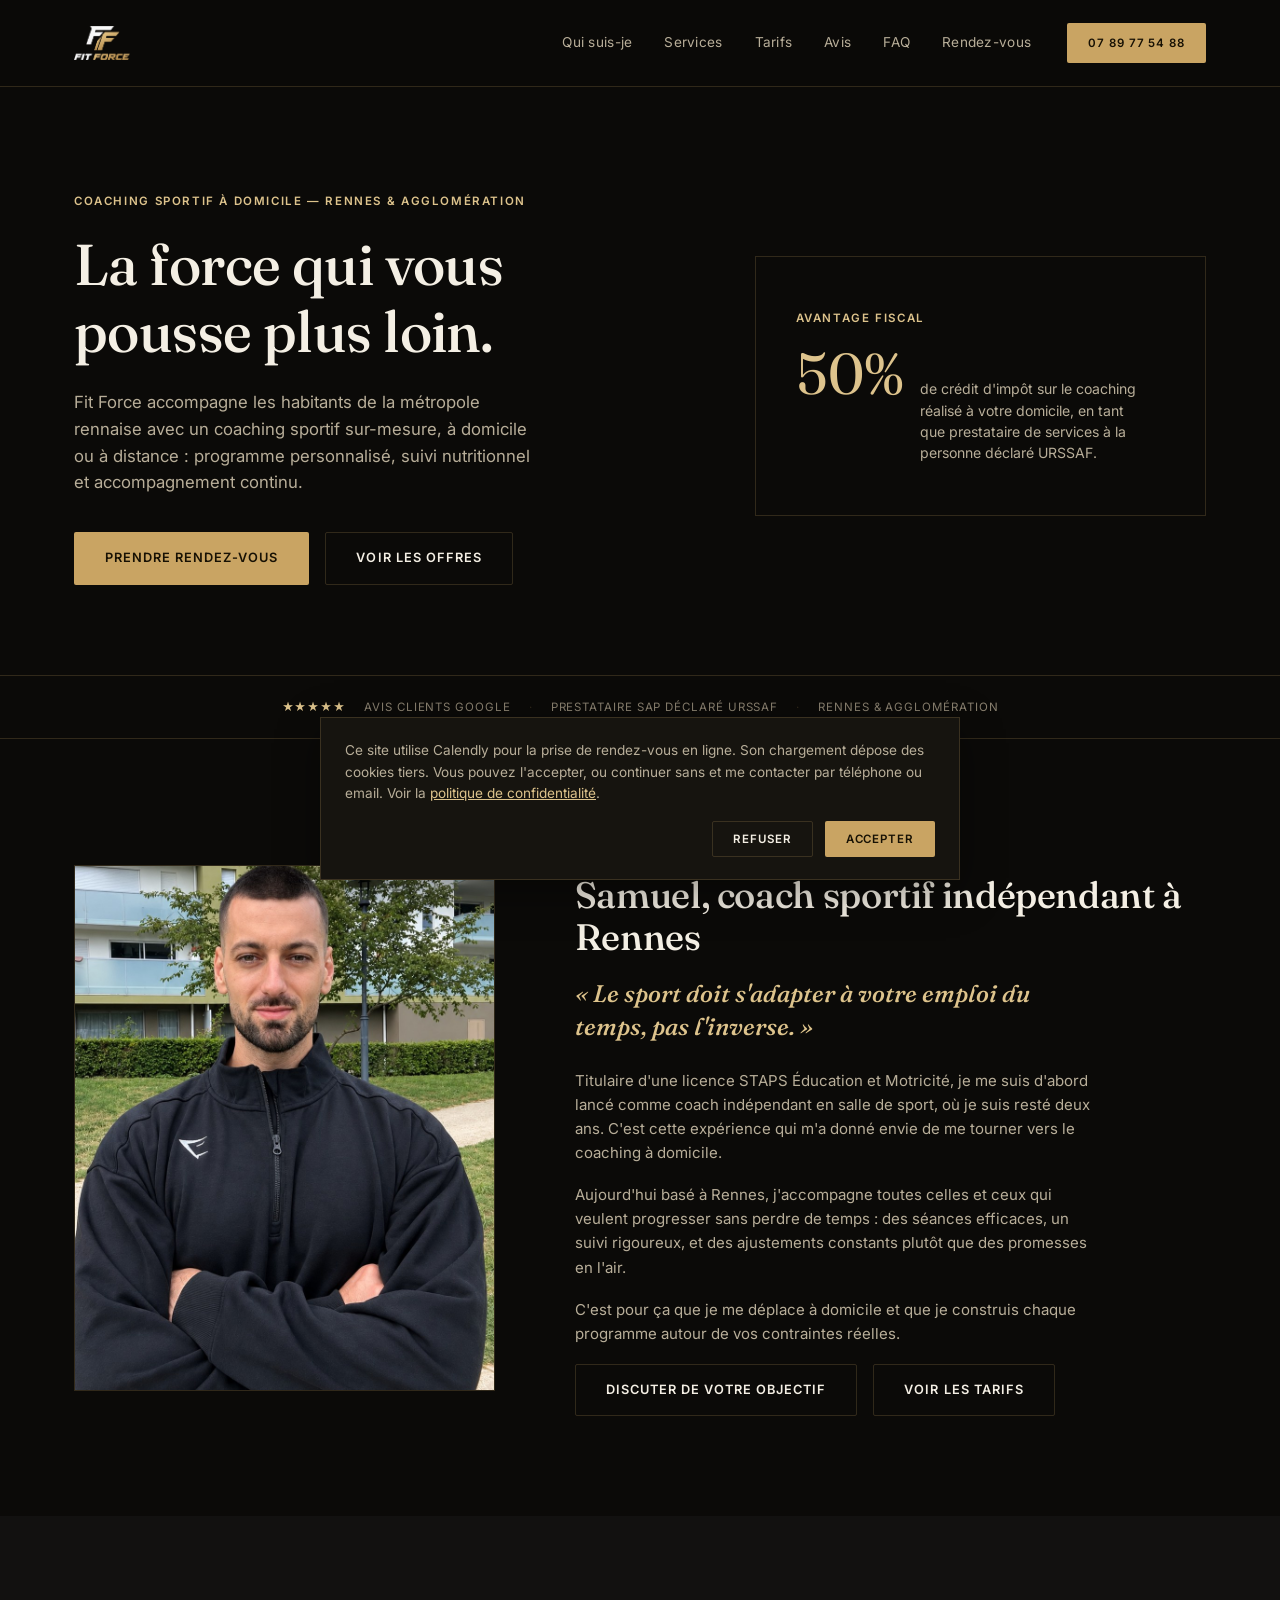
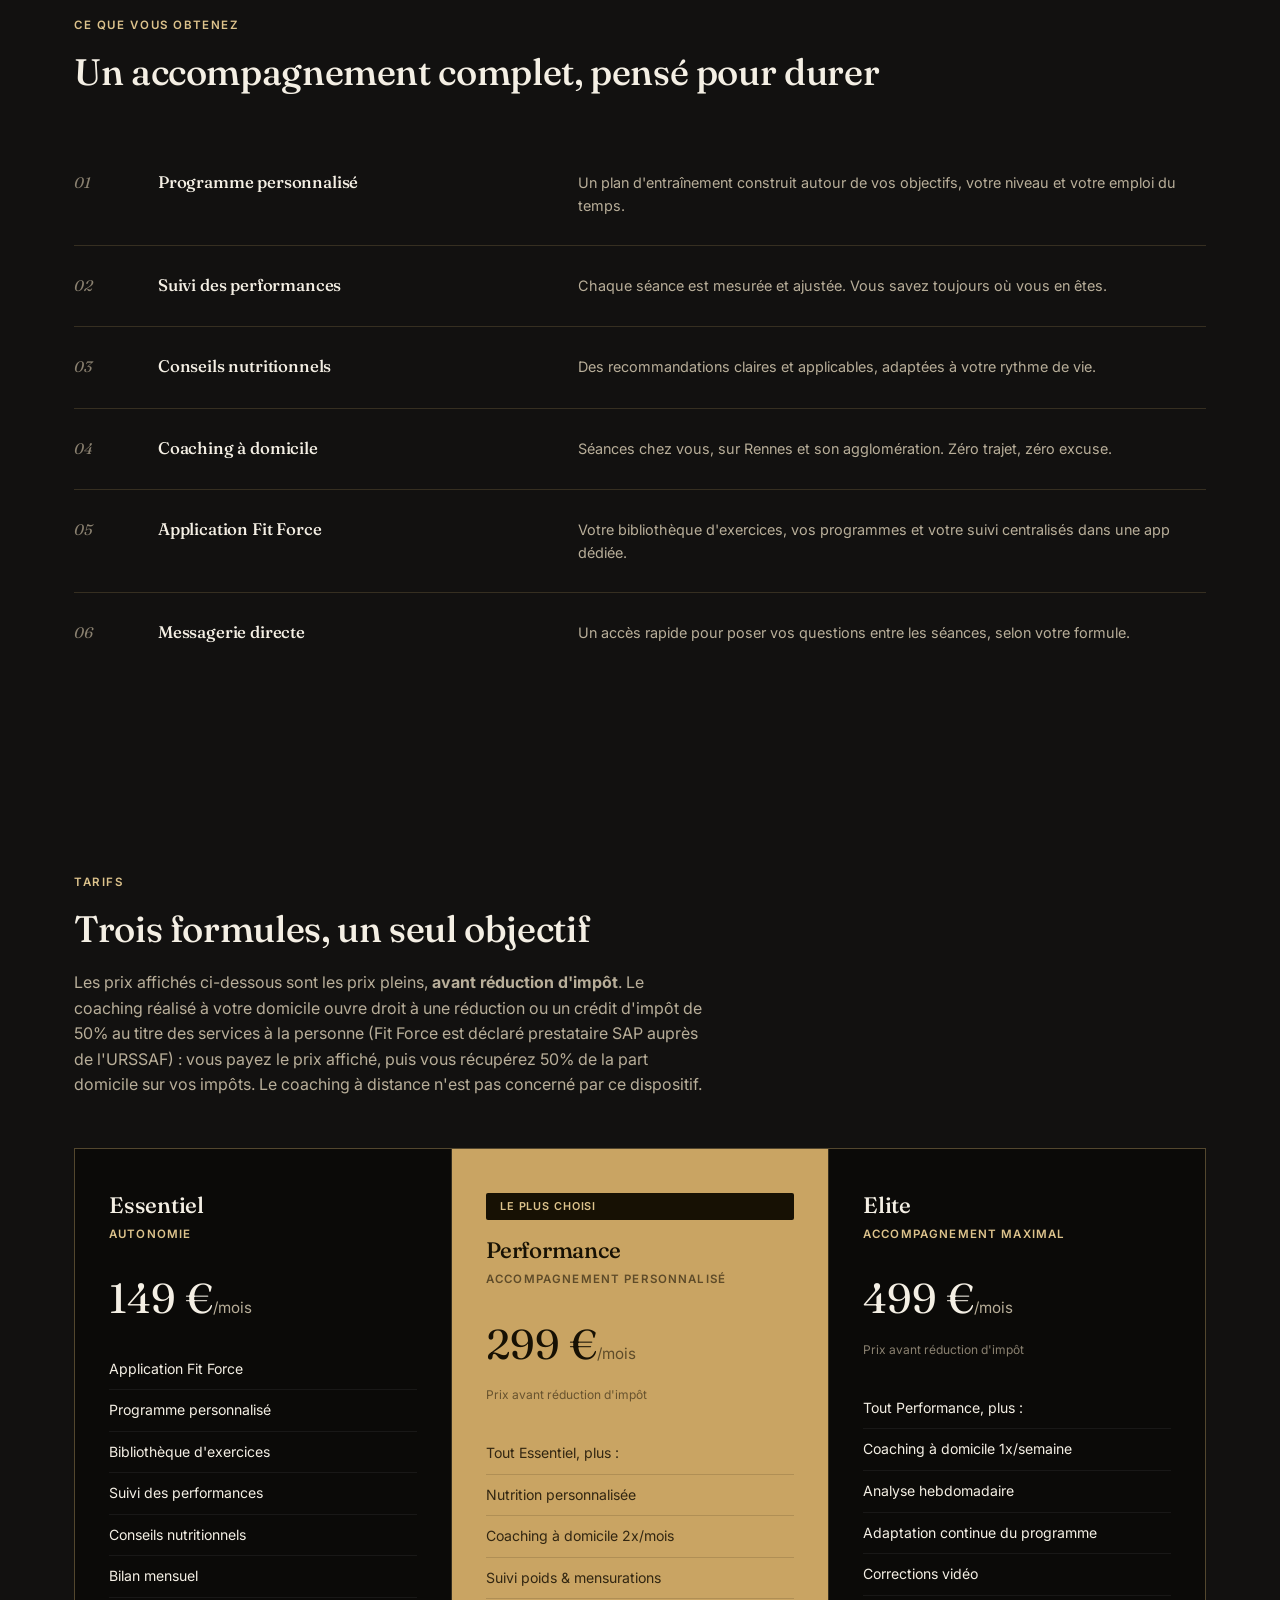
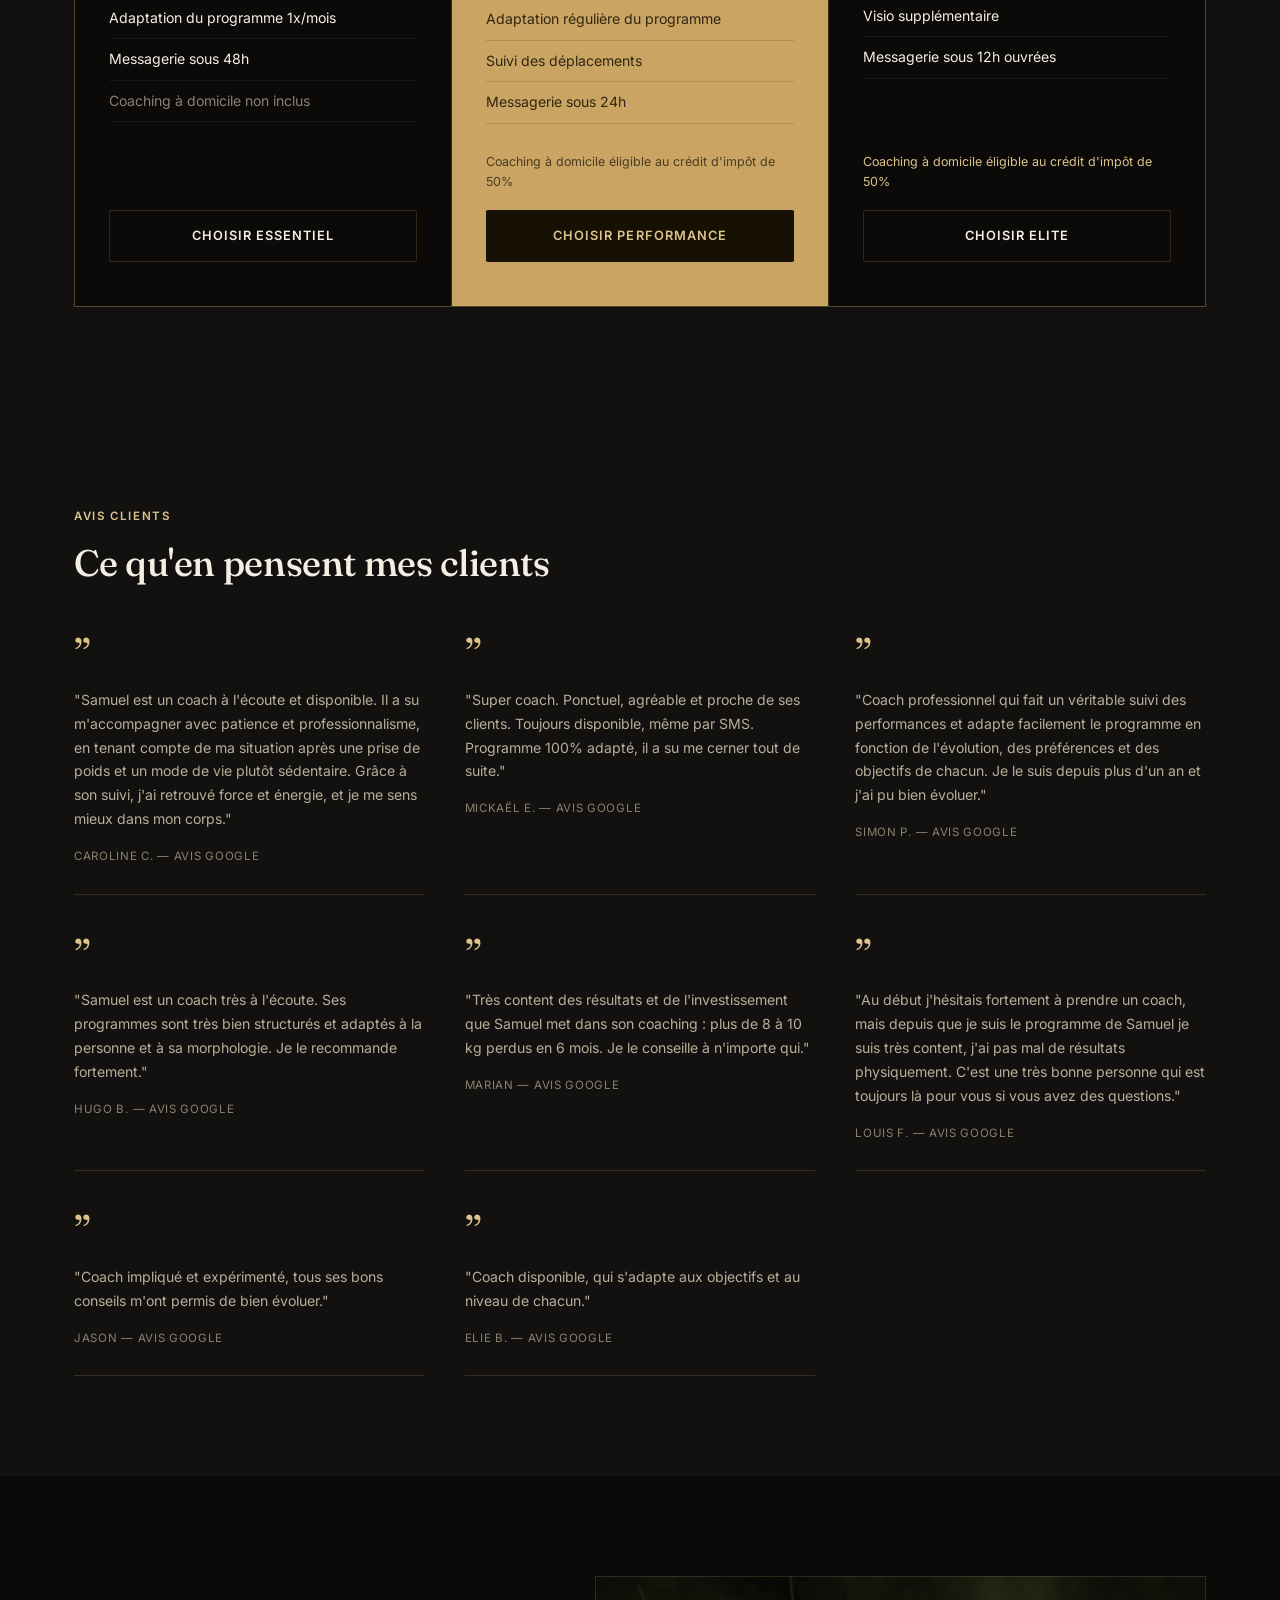
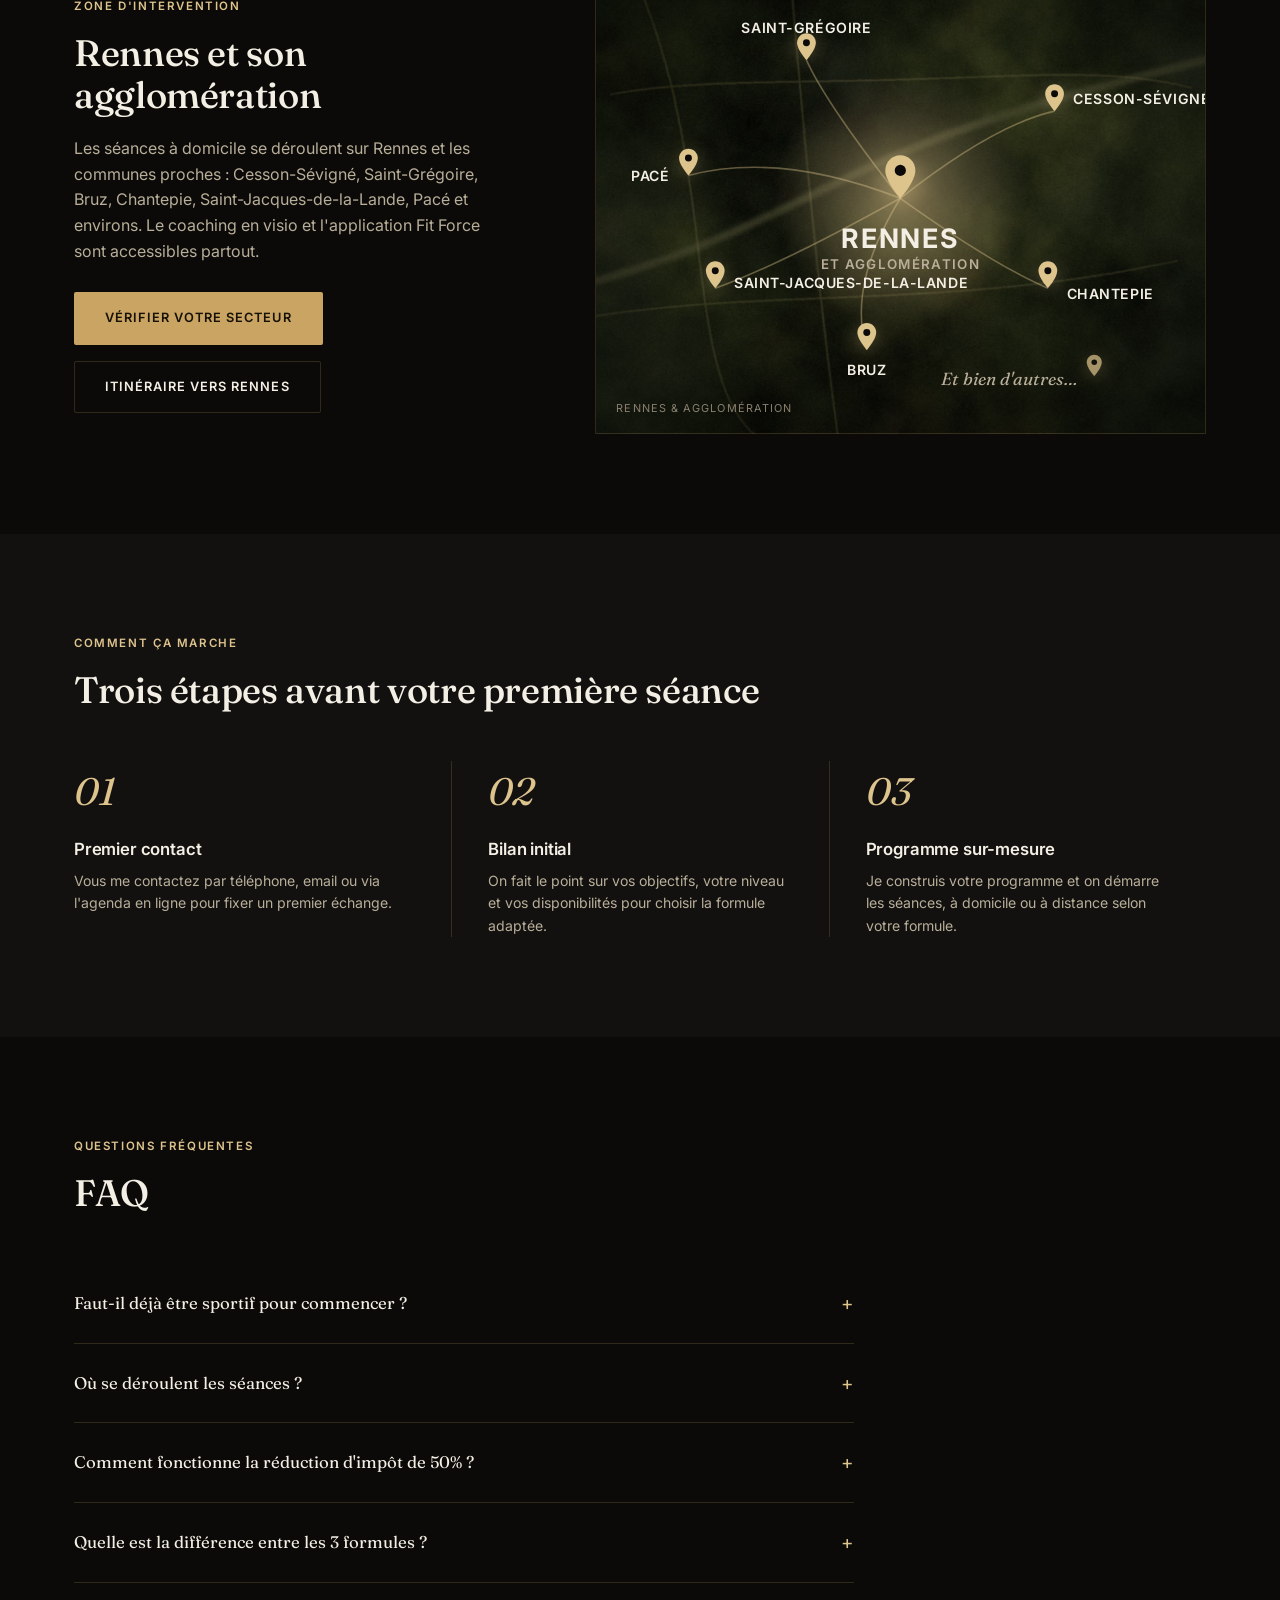
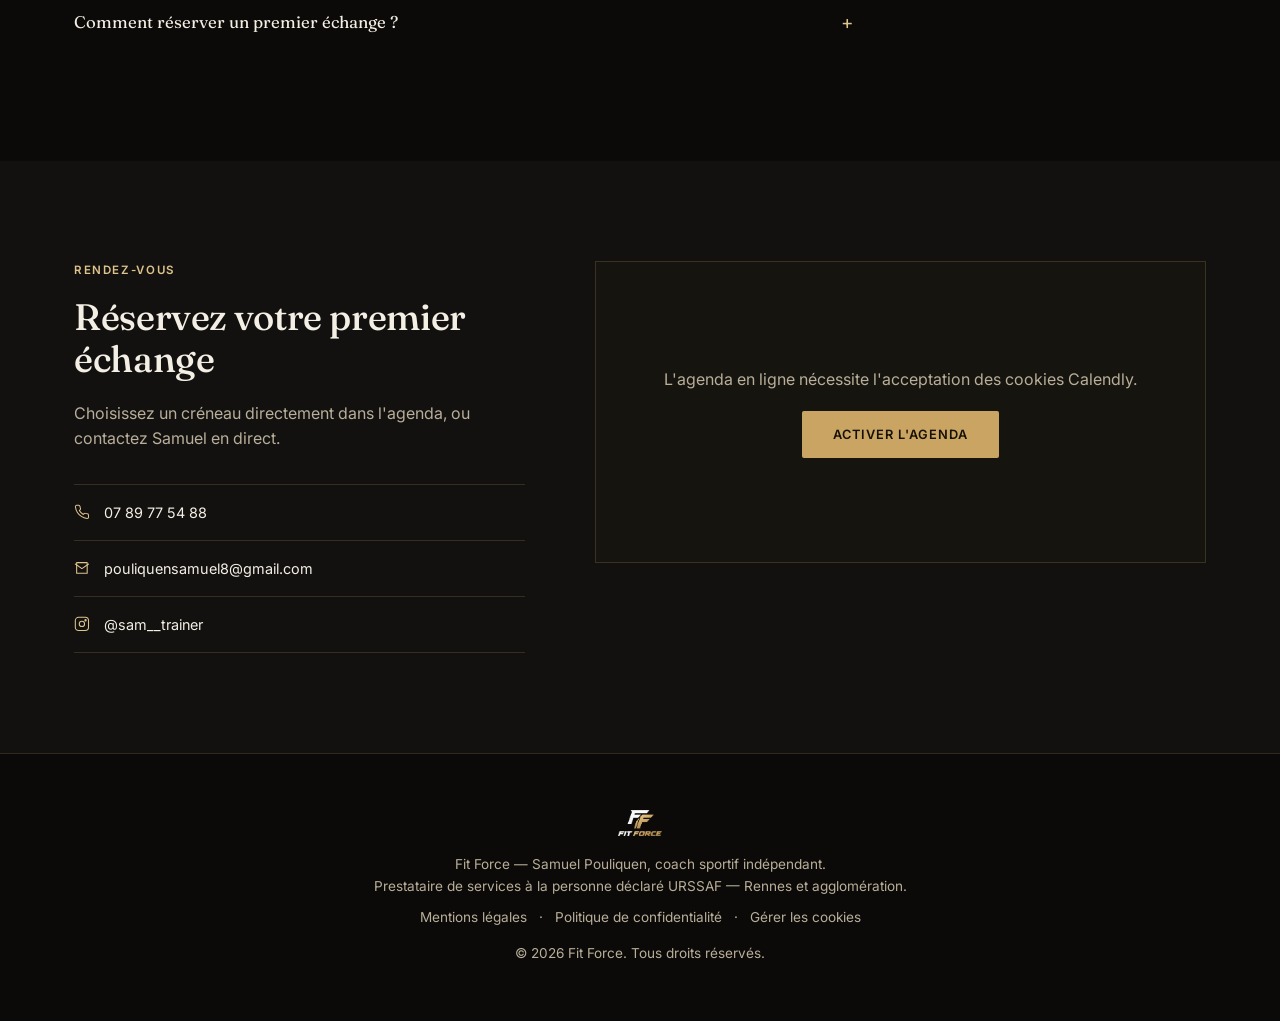
<file: index.html>
<!DOCTYPE html>
<html lang="fr">
<head>
<meta charset="UTF-8">
<meta name="viewport" content="width=device-width, initial-scale=1.0">
<title>Fit Force — Coaching sportif à domicile à Rennes</title>
<meta name="description" content="Fit Force, coaching sportif personnalisé à domicile à Rennes et son agglomération. Programmes sur-mesure, suivi nutritionnel, jusqu'à 50% de crédit d'impôt.">
<link rel="canonical" href="https://pouliquensamuel8-dot.github.io/fitforce/">
<meta property="og:type" content="website">
<meta property="og:title" content="Fit Force — Coaching sportif à domicile à Rennes">
<meta property="og:description" content="Coaching sportif personnalisé à domicile à Rennes et son agglomération. Programmes sur-mesure, jusqu'à 50% de crédit d'impôt.">
<meta property="og:url" content="https://pouliquensamuel8-dot.github.io/fitforce/">
<meta property="og:image" content="https://pouliquensamuel8-dot.github.io/fitforce/assets/og-image.jpg">
<meta name="twitter:card" content="summary_large_image">
<meta name="twitter:title" content="Fit Force — Coaching sportif à domicile à Rennes">
<meta name="twitter:description" content="Coaching sportif personnalisé à domicile à Rennes et son agglomération.">
<meta name="twitter:image" content="https://pouliquensamuel8-dot.github.io/fitforce/assets/og-image.jpg">
<link rel="preconnect" href="https://fonts.googleapis.com">
<link rel="preconnect" href="https://fonts.gstatic.com" crossorigin>
<link href="https://fonts.googleapis.com/css2?family=Fraunces:ital,wght@0,400;0,500;0,600;1,500;1,600&family=Inter:wght@400;500;600;700&display=swap" rel="stylesheet">
<link rel="stylesheet" href="css/style.css">
<link href="https://assets.calendly.com/assets/external/widget.css" rel="stylesheet">
<script type="application/ld+json">
{
  "@context": "https://schema.org",
  "@type": "LocalBusiness",
  "name": "Fit Force",
  "description": "Coaching sportif personnalisé à domicile à Rennes et son agglomération.",
  "image": "assets/logo.png",
  "telephone": "+33789775488",
  "email": "pouliquensamuel8@gmail.com",
  "taxID": "98004487900024",
  "priceRange": "149€–499€/mois",
  "areaServed": [
    "Rennes", "Cesson-Sévigné", "Saint-Grégoire", "Bruz", "Chantepie",
    "Saint-Jacques-de-la-Lande", "Pacé"
  ],
  "sameAs": ["https://instagram.com/sam__trainer"]
}
</script>
</head>
<body>

<header class="site-header" id="header">
  <div class="container header-inner">
    <a href="#top" class="brand">
      <img src="assets/logo.png" alt="Fit Force" class="brand-logo">
    </a>
    <nav class="main-nav" id="main-nav">
      <a href="#apropos">Qui suis-je</a>
      <a href="#services">Services</a>
      <a href="#tarifs">Tarifs</a>
      <a href="#avis">Avis</a>
      <a href="#faq">FAQ</a>
      <a href="#rdv">Rendez-vous</a>
    </nav>
    <a href="tel:0789775488" class="btn btn-gold btn-small header-cta">07 89 77 54 88</a>
    <button class="nav-toggle" id="nav-toggle" aria-label="Menu">
      <span></span><span></span><span></span>
    </button>
  </div>
</header>

<main id="top">

  <!-- HERO -->
  <section class="hero">
    <div class="hero-glow"></div>
    <div class="container hero-inner">
      <div class="hero-copy">
        <span class="eyebrow reveal">Coaching sportif à domicile — Rennes &amp; agglomération</span>
        <h1 class="reveal">La force qui vous pousse plus loin.</h1>
        <p class="hero-text reveal">
          Fit Force accompagne les habitants de la métropole rennaise avec un coaching sportif
          sur-mesure, à domicile ou à distance : programme personnalisé, suivi nutritionnel et
          accompagnement continu.
        </p>
        <div class="hero-actions reveal">
          <a href="#rdv" class="btn btn-gold">Prendre rendez-vous</a>
          <a href="#tarifs" class="btn btn-outline">Voir les offres</a>
        </div>
      </div>
      <div class="hero-stat reveal">
        <span class="eyebrow">Avantage fiscal</span>
        <div class="hero-stat-row">
          <span class="hero-stat-number">50%</span>
          <span class="hero-stat-text">de crédit d'impôt sur le coaching réalisé à votre domicile, en tant que prestataire de services à la personne déclaré URSSAF.</span>
        </div>
      </div>
    </div>
  </section>

  <div class="trust-strip">
    <span class="stars">★★★★★</span>
    <span>Avis clients Google</span>
    <span class="sep">·</span>
    <span>Prestataire SAP déclaré URSSAF</span>
    <span class="sep">·</span>
    <span>Rennes &amp; agglomération</span>
  </div>

  <!-- A PROPOS -->
  <section class="section" id="apropos">
    <div class="container about-grid">
      <div class="about-photo reveal">
        <img src="assets/samuel.jpg" alt="Samuel, coach Fit Force" class="about-img">
      </div>
      <div class="reveal">
        <span class="section-tag">Qui suis-je</span>
        <h2>Samuel, coach sportif indépendant à Rennes</h2>
        <p class="about-quote">« Le sport doit s'adapter à votre emploi du temps, pas l'inverse. »</p>
        <p class="about-text">
          Titulaire d'une licence STAPS Éducation et Motricité, je me suis d'abord lancé comme
          coach indépendant en salle de sport, où je suis resté deux ans. C'est cette expérience
          qui m'a donné envie de me tourner vers le coaching à domicile.
        </p>
        <p class="about-text">
          Aujourd'hui basé à Rennes, j'accompagne toutes celles et ceux qui veulent progresser
          sans perdre de temps : des séances efficaces, un suivi rigoureux, et des ajustements
          constants plutôt que des promesses en l'air.
        </p>
        <p class="about-text">
          C'est pour ça que je me déplace à domicile et que je construis chaque programme
          autour de vos contraintes réelles.
        </p>
        <div class="hero-actions" style="justify-content:flex-start;">
          <a href="#rdv" class="btn btn-outline">Discuter de votre objectif</a>
          <a href="#tarifs" class="btn btn-outline">Voir les tarifs</a>
        </div>
      </div>
    </div>
  </section>

  <!-- SERVICES -->
  <section class="section section-alt" id="services">
    <div class="container">
      <span class="section-tag reveal">Ce que vous obtenez</span>
      <h2 class="reveal">Un accompagnement complet, pensé pour durer</h2>
      <div class="services-list">
        <div class="service-row reveal">
          <span class="num">01</span>
          <h3 class="title">Programme personnalisé</h3>
          <p class="desc">Un plan d'entraînement construit autour de vos objectifs, votre niveau et votre emploi du temps.</p>
        </div>
        <hr>
        <div class="service-row reveal">
          <span class="num">02</span>
          <h3 class="title">Suivi des performances</h3>
          <p class="desc">Chaque séance est mesurée et ajustée. Vous savez toujours où vous en êtes.</p>
        </div>
        <hr>
        <div class="service-row reveal">
          <span class="num">03</span>
          <h3 class="title">Conseils nutritionnels</h3>
          <p class="desc">Des recommandations claires et applicables, adaptées à votre rythme de vie.</p>
        </div>
        <hr>
        <div class="service-row reveal">
          <span class="num">04</span>
          <h3 class="title">Coaching à domicile</h3>
          <p class="desc">Séances chez vous, sur Rennes et son agglomération. Zéro trajet, zéro excuse.</p>
        </div>
        <hr>
        <div class="service-row reveal">
          <span class="num">05</span>
          <h3 class="title">Application Fit Force</h3>
          <p class="desc">Votre bibliothèque d'exercices, vos programmes et votre suivi centralisés dans une app dédiée.</p>
        </div>
        <hr>
        <div class="service-row reveal">
          <span class="num">06</span>
          <h3 class="title">Messagerie directe</h3>
          <p class="desc">Un accès rapide pour poser vos questions entre les séances, selon votre formule.</p>
        </div>
      </div>
    </div>
  </section>

  <!-- PRICING -->
  <section class="section section-alt" id="tarifs">
    <div class="container">
      <span class="section-tag reveal">Tarifs</span>
      <h2 class="reveal">Trois formules, un seul objectif</h2>
      <p class="section-intro reveal">
        Les prix affichés ci-dessous sont les prix pleins, <strong>avant réduction d'impôt</strong>.
        Le coaching réalisé à votre domicile ouvre droit à une réduction ou un crédit d'impôt de
        50% au titre des services à la personne (Fit Force est déclaré prestataire SAP auprès de
        l'URSSAF) : vous payez le prix affiché, puis vous récupérez 50% de la part domicile sur
        vos impôts. Le coaching à distance n'est pas concerné par ce dispositif.
      </p>

      <div class="pricing-grid">

        <div class="price-card reveal">
          <h3>Essentiel</h3>
          <p class="price-position">Autonomie</p>
          <div class="price-amount">149&nbsp;€<span>/mois</span></div>
          <ul class="price-features">
            <li>Application Fit Force</li>
            <li>Programme personnalisé</li>
            <li>Bibliothèque d'exercices</li>
            <li>Suivi des performances</li>
            <li>Conseils nutritionnels</li>
            <li>Bilan mensuel</li>
            <li>Adaptation du programme 1x/mois</li>
            <li>Messagerie sous 48h</li>
            <li class="muted">Coaching à domicile non inclus</li>
          </ul>
          <a href="#rdv" class="btn btn-outline btn-block">Choisir Essentiel</a>
        </div>

        <div class="price-card price-card-featured reveal">
          <span class="price-flag">Le plus choisi</span>
          <h3>Performance</h3>
          <p class="price-position">Accompagnement personnalisé</p>
          <div class="price-amount">299&nbsp;€<span>/mois</span></div>
          <p class="price-note">Prix avant réduction d'impôt</p>
          <ul class="price-features">
            <li>Tout Essentiel, plus :</li>
            <li>Nutrition personnalisée</li>
            <li>Coaching à domicile 2x/mois</li>
            <li>Suivi poids &amp; mensurations</li>
            <li>Adaptation régulière du programme</li>
            <li>Suivi des déplacements</li>
            <li>Messagerie sous 24h</li>
          </ul>
          <p class="price-credit">Coaching à domicile éligible au crédit d'impôt de 50%</p>
          <a href="#rdv" class="btn btn-gold btn-block">Choisir Performance</a>
        </div>

        <div class="price-card reveal">
          <h3>Elite</h3>
          <p class="price-position">Accompagnement maximal</p>
          <div class="price-amount">499&nbsp;€<span>/mois</span></div>
          <p class="price-note">Prix avant réduction d'impôt</p>
          <ul class="price-features">
            <li>Tout Performance, plus :</li>
            <li>Coaching à domicile 1x/semaine</li>
            <li>Analyse hebdomadaire</li>
            <li>Adaptation continue du programme</li>
            <li>Corrections vidéo</li>
            <li>Visio supplémentaire</li>
            <li>Messagerie sous 12h ouvrées</li>
          </ul>
          <p class="price-credit">Coaching à domicile éligible au crédit d'impôt de 50%</p>
          <a href="#rdv" class="btn btn-outline btn-block">Choisir Elite</a>
        </div>

      </div>
    </div>
  </section>

  <!-- AVIS -->
  <section class="section section-alt" id="avis">
    <div class="container">
      <span class="section-tag reveal">Avis clients</span>
      <h2 class="reveal">Ce qu'en pensent mes clients</h2>
      <div class="reviews-grid">
        <div class="review-card reveal">
          <div class="review-mark">”</div>
          <p class="review-quote">"Samuel est un coach à l'écoute et disponible. Il a su m'accompagner avec patience et professionnalisme, en tenant compte de ma situation après une prise de poids et un mode de vie plutôt sédentaire. Grâce à son suivi, j'ai retrouvé force et énergie, et je me sens mieux dans mon corps."</p>
          <p class="review-author">Caroline C. — avis Google</p>
        </div>
        <div class="review-card reveal">
          <div class="review-mark">”</div>
          <p class="review-quote">"Super coach. Ponctuel, agréable et proche de ses clients. Toujours disponible, même par SMS. Programme 100% adapté, il a su me cerner tout de suite."</p>
          <p class="review-author">Mickaël E. — avis Google</p>
        </div>
        <div class="review-card reveal">
          <div class="review-mark">”</div>
          <p class="review-quote">"Coach professionnel qui fait un véritable suivi des performances et adapte facilement le programme en fonction de l'évolution, des préférences et des objectifs de chacun. Je le suis depuis plus d'un an et j'ai pu bien évoluer."</p>
          <p class="review-author">Simon P. — avis Google</p>
        </div>
        <div class="review-card reveal">
          <div class="review-mark">”</div>
          <p class="review-quote">"Samuel est un coach très à l'écoute. Ses programmes sont très bien structurés et adaptés à la personne et à sa morphologie. Je le recommande fortement."</p>
          <p class="review-author">Hugo B. — avis Google</p>
        </div>
        <div class="review-card reveal">
          <div class="review-mark">”</div>
          <p class="review-quote">"Très content des résultats et de l'investissement que Samuel met dans son coaching : plus de 8 à 10 kg perdus en 6 mois. Je le conseille à n'importe qui."</p>
          <p class="review-author">Marian — avis Google</p>
        </div>
        <div class="review-card reveal">
          <div class="review-mark">”</div>
          <p class="review-quote">"Au début j'hésitais fortement à prendre un coach, mais depuis que je suis le programme de Samuel je suis très content, j'ai pas mal de résultats physiquement. C'est une très bonne personne qui est toujours là pour vous si vous avez des questions."</p>
          <p class="review-author">Louis F. — avis Google</p>
        </div>
        <div class="review-card reveal">
          <div class="review-mark">”</div>
          <p class="review-quote">"Coach impliqué et expérimenté, tous ses bons conseils m'ont permis de bien évoluer."</p>
          <p class="review-author">Jason — avis Google</p>
        </div>
        <div class="review-card reveal">
          <div class="review-mark">”</div>
          <p class="review-quote">"Coach disponible, qui s'adapte aux objectifs et au niveau de chacun."</p>
          <p class="review-author">Elie B. — avis Google</p>
        </div>
      </div>
    </div>
  </section>

  <!-- ZONE -->
  <section class="section" id="zone">
    <div class="container zone-grid">
      <div class="reveal">
        <span class="section-tag">Zone d'intervention</span>
        <h2>Rennes et son agglomération</h2>
        <p>
          Les séances à domicile se déroulent sur Rennes et les communes proches : Cesson-Sévigné,
          Saint-Grégoire, Bruz, Chantepie, Saint-Jacques-de-la-Lande, Pacé et environs. Le coaching
          en visio et l'application Fit Force sont accessibles partout.
        </p>
        <div class="hero-actions" style="justify-content:flex-start;">
          <a href="#rdv" class="btn btn-gold">Vérifier votre secteur</a>
          <a href="https://www.google.com/maps/dir/?api=1&destination=Rennes" target="_blank" rel="noopener" class="btn btn-outline">Itinéraire vers Rennes</a>
        </div>
      </div>
      <div class="zone-map reveal">
        <svg viewBox="0 0 440 340" class="zone-svg" role="img" aria-label="Carte stylisée de la zone d'intervention Fit Force autour de Rennes et son agglomération">
          <defs>
            <radialGradient id="zoneGlow" cx="50%" cy="50%" r="50%">
              <stop offset="0%" stop-color="#ddc38c" stop-opacity="0.5"/>
              <stop offset="100%" stop-color="#ddc38c" stop-opacity="0"/>
            </radialGradient>
            <filter id="zoneBlur" x="-60%" y="-60%" width="220%" height="220%">
              <feGaussianBlur stdDeviation="6"/>
            </filter>
            <path id="zonePin" d="M12 2C8.13 2 5 5.13 5 9c0 5.25 7 13 7 13s7-7.75 7-13c0-3.87-3.13-7-7-7z"/>
          </defs>

          <circle cx="220" cy="165" r="95" fill="url(#zoneGlow)"/>

          <g class="zone-line">
            <path d="M220 165 Q290 110 335 100"/>
            <path d="M220 165 Q165 95 150 62"/>
            <path d="M220 165 Q180 230 195 278"/>
            <path d="M220 165 Q130 215 82 232"/>
            <path d="M220 165 Q290 215 330 232"/>
            <path d="M220 165 Q130 130 62 148"/>
          </g>

          <!-- Cesson-Sévigné -->
          <circle class="zone-pin-glow" cx="335" cy="91" r="9" filter="url(#zoneBlur)"/>
          <g transform="translate(323,78)"><use href="#zonePin" class="zone-pin-dot"/><circle cx="12" cy="9" r="2.6" fill="#0b0a08"/></g>
          <text x="349" y="95" text-anchor="start" class="zone-pin-label">Cesson-Sévigné</text>

          <!-- Saint-Grégoire -->
          <circle class="zone-pin-glow" cx="150" cy="53" r="9" filter="url(#zoneBlur)"/>
          <g transform="translate(138,40)"><use href="#zonePin" class="zone-pin-dot"/><circle cx="12" cy="9" r="2.6" fill="#0b0a08"/></g>
          <text x="150" y="42" text-anchor="middle" class="zone-pin-label">Saint-Grégoire</text>

          <!-- Bruz -->
          <circle class="zone-pin-glow" cx="195" cy="269" r="9" filter="url(#zoneBlur)"/>
          <g transform="translate(183,256)"><use href="#zonePin" class="zone-pin-dot"/><circle cx="12" cy="9" r="2.6" fill="#0b0a08"/></g>
          <text x="195" y="297" text-anchor="middle" class="zone-pin-label">Bruz</text>

          <!-- Saint-Jacques-de-la-Lande -->
          <circle class="zone-pin-glow" cx="82" cy="223" r="9" filter="url(#zoneBlur)"/>
          <g transform="translate(70,210)"><use href="#zonePin" class="zone-pin-dot"/><circle cx="12" cy="9" r="2.6" fill="#0b0a08"/></g>
          <text x="96" y="232" text-anchor="start" class="zone-pin-label">Saint-Jacques-de-la-Lande</text>

          <!-- Chantepie -->
          <circle class="zone-pin-glow" cx="330" cy="223" r="9" filter="url(#zoneBlur)"/>
          <g transform="translate(318,210)"><use href="#zonePin" class="zone-pin-dot"/><circle cx="12" cy="9" r="2.6" fill="#0b0a08"/></g>
          <text x="344" y="240" text-anchor="start" class="zone-pin-label">Chantepie</text>

          <!-- Pacé -->
          <circle class="zone-pin-glow" cx="62" cy="139" r="9" filter="url(#zoneBlur)"/>
          <g transform="translate(50,126)"><use href="#zonePin" class="zone-pin-dot"/><circle cx="12" cy="9" r="2.6" fill="#0b0a08"/></g>
          <text x="48" y="152" text-anchor="end" class="zone-pin-label">Pacé</text>

          <!-- Et bien d'autres... -->
          <circle class="zone-pin-glow" cx="365" cy="291" r="7" filter="url(#zoneBlur)" opacity="0.5"/>
          <g transform="translate(355,280) scale(0.8)" opacity="0.7"><use href="#zonePin" class="zone-pin-dot"/><circle cx="12" cy="9" r="2.6" fill="#0b0a08"/></g>
          <text x="352" y="304" text-anchor="end" class="zone-other-label">Et bien d'autres&#8230;</text>

          <!-- Rennes (centre) -->
          <circle class="zone-pin-glow zone-pin-main" cx="220" cy="151" r="16" filter="url(#zoneBlur)"/>
          <g transform="translate(220,165) scale(1.6) translate(-12,-22)"><use href="#zonePin" class="zone-pin-dot zone-pin-main"/><circle cx="12" cy="9" r="2.6" fill="#0b0a08"/></g>
          <text x="220" y="202" text-anchor="middle" class="zone-city-main">RENNES</text>
          <text x="220" y="218" text-anchor="middle" class="zone-city-sub">ET AGGLOMÉRATION</text>
        </svg>
        <span class="zone-scale">RENNES &amp; AGGLOMÉRATION</span>
      </div>
    </div>
  </section>

  <!-- COMMENT CA MARCHE -->
  <section class="section section-alt" id="etapes">
    <div class="container">
      <span class="section-tag reveal">Comment ça marche</span>
      <h2 class="reveal">Trois étapes avant votre première séance</h2>
      <div class="steps-grid">
        <div class="step-card reveal">
          <span class="step-number">01</span>
          <h3>Premier contact</h3>
          <p>Vous me contactez par téléphone, email ou via l'agenda en ligne pour fixer un premier échange.</p>
        </div>
        <div class="step-card reveal">
          <span class="step-number">02</span>
          <h3>Bilan initial</h3>
          <p>On fait le point sur vos objectifs, votre niveau et vos disponibilités pour choisir la formule adaptée.</p>
        </div>
        <div class="step-card reveal">
          <span class="step-number">03</span>
          <h3>Programme sur-mesure</h3>
          <p>Je construis votre programme et on démarre les séances, à domicile ou à distance selon votre formule.</p>
        </div>
      </div>
    </div>
  </section>

  <!-- FAQ -->
  <section class="section" id="faq">
    <div class="container">
      <span class="section-tag reveal">Questions fréquentes</span>
      <h2 class="reveal">FAQ</h2>
      <div class="faq-list">
        <details class="faq-item reveal">
          <summary>Faut-il déjà être sportif pour commencer ?</summary>
          <p>Non. Les programmes s'adaptent à tous les niveaux, du débutant au confirmé.</p>
        </details>
        <hr>
        <details class="faq-item reveal">
          <summary>Où se déroulent les séances ?</summary>
          <p>
            À votre domicile sur Rennes et son agglomération (Cesson-Sévigné, Saint-Grégoire, Bruz,
            Chantepie, Saint-Jacques-de-la-Lande, Pacé et environs), ou à distance via l'application
            Fit Force selon votre formule.
          </p>
        </details>
        <hr>
        <details class="faq-item reveal">
          <summary>Comment fonctionne la réduction d'impôt de 50% ?</summary>
          <p>
            Fit Force est déclaré prestataire de services à la personne (SAP) auprès de l'URSSAF.
            Les séances réalisées à votre domicile ouvrent droit à un crédit d'impôt de 50% du
            montant payé, dans les conditions prévues par l'article 199 sexdecies du Code général
            des impôts. Le coaching à distance n'est pas concerné.
          </p>
        </details>
        <hr>
        <details class="faq-item reveal">
          <summary>Quelle est la différence entre les 3 formules ?</summary>
          <p>
            Essentiel est pensé pour l'autonomie (suivi à distance). Performance ajoute le coaching
            à domicile et un accompagnement personnalisé. Elite ajoute une fréquence de séances
            plus élevée et un accompagnement maximal. Détail complet dans la section Tarifs.
          </p>
        </details>
        <hr>
        <details class="faq-item reveal">
          <summary>Comment réserver un premier échange ?</summary>
          <p>Via l'agenda en ligne, par téléphone au 07 89 77 54 88, ou par email.</p>
        </details>
      </div>
    </div>
  </section>

  <!-- RENDEZ-VOUS / CONTACT -->
  <section class="section section-alt" id="rdv">
    <div class="container rdv-grid">
      <div class="reveal">
        <span class="section-tag">Rendez-vous</span>
        <h2>Réservez votre premier échange</h2>
        <p class="section-intro" style="margin-bottom:0;">
          Choisissez un créneau directement dans l'agenda, ou contactez Samuel en direct.
        </p>
        <div class="contact-list">
          <hr>
          <a href="tel:0789775488" class="contact-row">
            <svg viewBox="0 0 24 24" class="icon"><path d="M22 16.92v3a2 2 0 01-2.18 2 19.79 19.79 0 01-8.63-3.07 19.5 19.5 0 01-6-6 19.79 19.79 0 01-3.07-8.67A2 2 0 014.11 2h3a2 2 0 012 1.72c.13.97.36 1.92.68 2.83a2 2 0 01-.45 2.11L8.09 9.91a16 16 0 006 6l1.25-1.25a2 2 0 012.11-.45c.91.32 1.86.55 2.83.68A2 2 0 0122 16.92z"/></svg>
            <span>07 89 77 54 88</span>
          </a>
          <hr>
          <a href="mailto:pouliquensamuel8@gmail.com" class="contact-row">
            <svg viewBox="0 0 24 24" class="icon"><path d="M4 4h16v16H4V4z"/><path d="M22 6l-10 7L2 6"/></svg>
            <span>pouliquensamuel8@gmail.com</span>
          </a>
          <hr>
          <a href="https://instagram.com/sam__trainer" target="_blank" rel="noopener" class="contact-row">
            <svg viewBox="0 0 24 24" class="icon"><rect x="2" y="2" width="20" height="20" rx="5"/><circle cx="12" cy="12" r="4"/><circle cx="17.5" cy="6.5" r="1"/></svg>
            <span>@sam__trainer</span>
          </a>
          <hr>
        </div>
      </div>

      <div class="calendly-wrap reveal" id="calendly-wrap">
        <div class="calendly-placeholder" id="calendly-placeholder">
          <p>L'agenda en ligne nécessite l'acceptation des cookies Calendly.</p>
          <button type="button" class="btn btn-gold" id="calendly-enable">Activer l'agenda</button>
        </div>
        <div class="calendly-inline-widget" data-url="https://calendly.com/pouliquensamuel8" style="min-width:320px;height:700px;display:none" id="calendly-widget"></div>
      </div>
    </div>
  </section>

</main>

<div class="mobile-cta">
  <a href="tel:0789775488" class="btn btn-outline btn-block">
    <svg viewBox="0 0 24 24" class="icon"><path d="M22 16.92v3a2 2 0 01-2.18 2 19.79 19.79 0 01-8.63-3.07 19.5 19.5 0 01-6-6 19.79 19.79 0 01-3.07-8.67A2 2 0 014.11 2h3a2 2 0 012 1.72c.13.97.36 1.92.68 2.83a2 2 0 01-.45 2.11L8.09 9.91a16 16 0 006 6l1.25-1.25a2 2 0 012.11-.45c.91.32 1.86.55 2.83.68A2 2 0 0122 16.92z"/></svg>
    Appeler
  </a>
  <a href="#rdv" class="btn btn-gold btn-block">Rendez-vous</a>
</div>

<footer class="site-footer">
  <div class="container footer-inner">
    <img src="assets/logo.png" alt="Fit Force" class="footer-logo">
    <p>Fit Force — Samuel Pouliquen, coach sportif indépendant.<br>
       Prestataire de services à la personne déclaré URSSAF — Rennes et agglomération.</p>
    <p class="footer-links">
      <a href="mentions-legales.html">Mentions légales</a>
      <span aria-hidden="true">·</span>
      <a href="confidentialite.html">Politique de confidentialité</a>
      <span aria-hidden="true">·</span>
      <button type="button" id="cookie-manage" class="footer-link-btn">Gérer les cookies</button>
    </p>
    <p class="footer-copy">&copy; <span id="year"></span> Fit Force. Tous droits réservés.</p>
  </div>
</footer>

<div class="cookie-banner" id="cookie-banner" hidden>
  <div class="cookie-banner-inner">
    <p>
      Ce site utilise Calendly pour la prise de rendez-vous en ligne. Son chargement dépose des
      cookies tiers. Vous pouvez l'accepter, ou continuer sans et me contacter par téléphone ou
      email. Voir la <a href="confidentialite.html">politique de confidentialité</a>.
    </p>
    <div class="cookie-banner-actions">
      <button type="button" class="btn btn-outline btn-small" id="cookie-decline">Refuser</button>
      <button type="button" class="btn btn-gold btn-small" id="cookie-accept">Accepter</button>
    </div>
  </div>
</div>

<script src="js/script.js"></script>
</body>
</html>
</file>
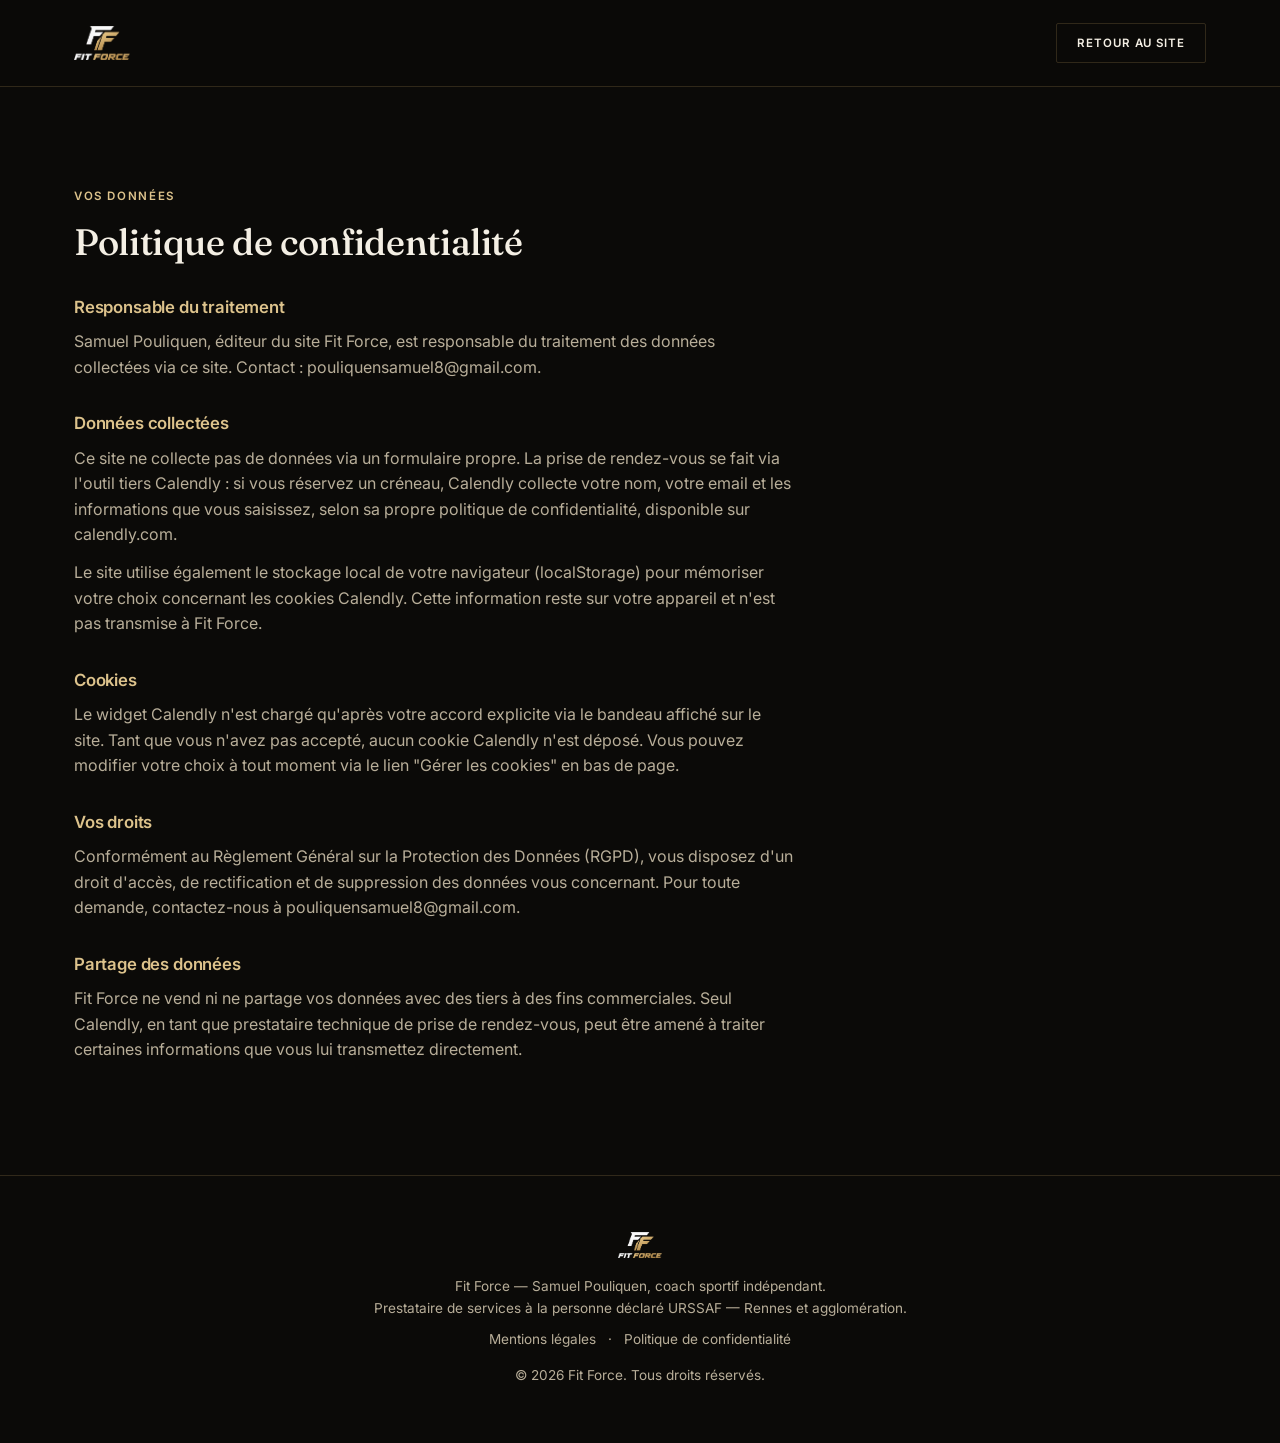
<file: confidentialite.html>
<!DOCTYPE html>
<html lang="fr">
<head>
<meta charset="UTF-8">
<meta name="viewport" content="width=device-width, initial-scale=1.0">
<title>Politique de confidentialité — Fit Force</title>
<meta name="description" content="Politique de confidentialité de Fit Force, coaching sportif à domicile à Rennes.">
<meta name="robots" content="noindex">
<link href="https://fonts.googleapis.com/css2?family=Fraunces:ital,wght@0,400;0,500;0,600;1,500;1,600&family=Inter:wght@400;500;600;700&display=swap" rel="stylesheet">
<link rel="stylesheet" href="css/style.css">
</head>
<body>

<header class="site-header">
  <div class="container header-inner">
    <a href="index.html" class="brand">
      <img src="assets/logo.png" alt="Fit Force" class="brand-logo">
    </a>
    <a href="index.html" class="btn btn-outline btn-small header-cta" style="margin-left:auto;">Retour au site</a>
  </div>
</header>

<main>
  <section class="section legal-content">
    <div class="container">
      <span class="section-tag">Vos données</span>
      <h2>Politique de confidentialité</h2>

      <h3>Responsable du traitement</h3>
      <p>
        Samuel Pouliquen, éditeur du site Fit Force, est responsable du traitement des données
        collectées via ce site. Contact : pouliquensamuel8@gmail.com.
      </p>

      <h3>Données collectées</h3>
      <p>
        Ce site ne collecte pas de données via un formulaire propre. La prise de rendez-vous se
        fait via l'outil tiers Calendly : si vous réservez un créneau, Calendly collecte votre
        nom, votre email et les informations que vous saisissez, selon sa propre politique de
        confidentialité, disponible sur calendly.com.
      </p>
      <p>
        Le site utilise également le stockage local de votre navigateur (localStorage) pour
        mémoriser votre choix concernant les cookies Calendly. Cette information reste sur
        votre appareil et n'est pas transmise à Fit Force.
      </p>

      <h3>Cookies</h3>
      <p>
        Le widget Calendly n'est chargé qu'après votre accord explicite via le bandeau affiché sur
        le site. Tant que vous n'avez pas accepté, aucun cookie Calendly n'est déposé. Vous pouvez
        modifier votre choix à tout moment via le lien "Gérer les cookies" en bas de page.
      </p>

      <h3>Vos droits</h3>
      <p>
        Conformément au Règlement Général sur la Protection des Données (RGPD), vous disposez d'un
        droit d'accès, de rectification et de suppression des données vous concernant. Pour toute
        demande, contactez-nous à pouliquensamuel8@gmail.com.
      </p>

      <h3>Partage des données</h3>
      <p>
        Fit Force ne vend ni ne partage vos données avec des tiers à des fins commerciales. Seul
        Calendly, en tant que prestataire technique de prise de rendez-vous, peut être amené à
        traiter certaines informations que vous lui transmettez directement.
      </p>
    </div>
  </section>
</main>

<footer class="site-footer">
  <div class="container footer-inner">
    <img src="assets/logo.png" alt="Fit Force" class="footer-logo">
    <p>Fit Force — Samuel Pouliquen, coach sportif indépendant.<br>
       Prestataire de services à la personne déclaré URSSAF — Rennes et agglomération.</p>
    <p class="footer-links">
      <a href="mentions-legales.html">Mentions légales</a>
      <span aria-hidden="true">·</span>
      <a href="confidentialite.html">Politique de confidentialité</a>
    </p>
    <p class="footer-copy">&copy; <span id="year"></span> Fit Force. Tous droits réservés.</p>
  </div>
</footer>

<script src="js/script.js"></script>
</body>
</html>
</file>
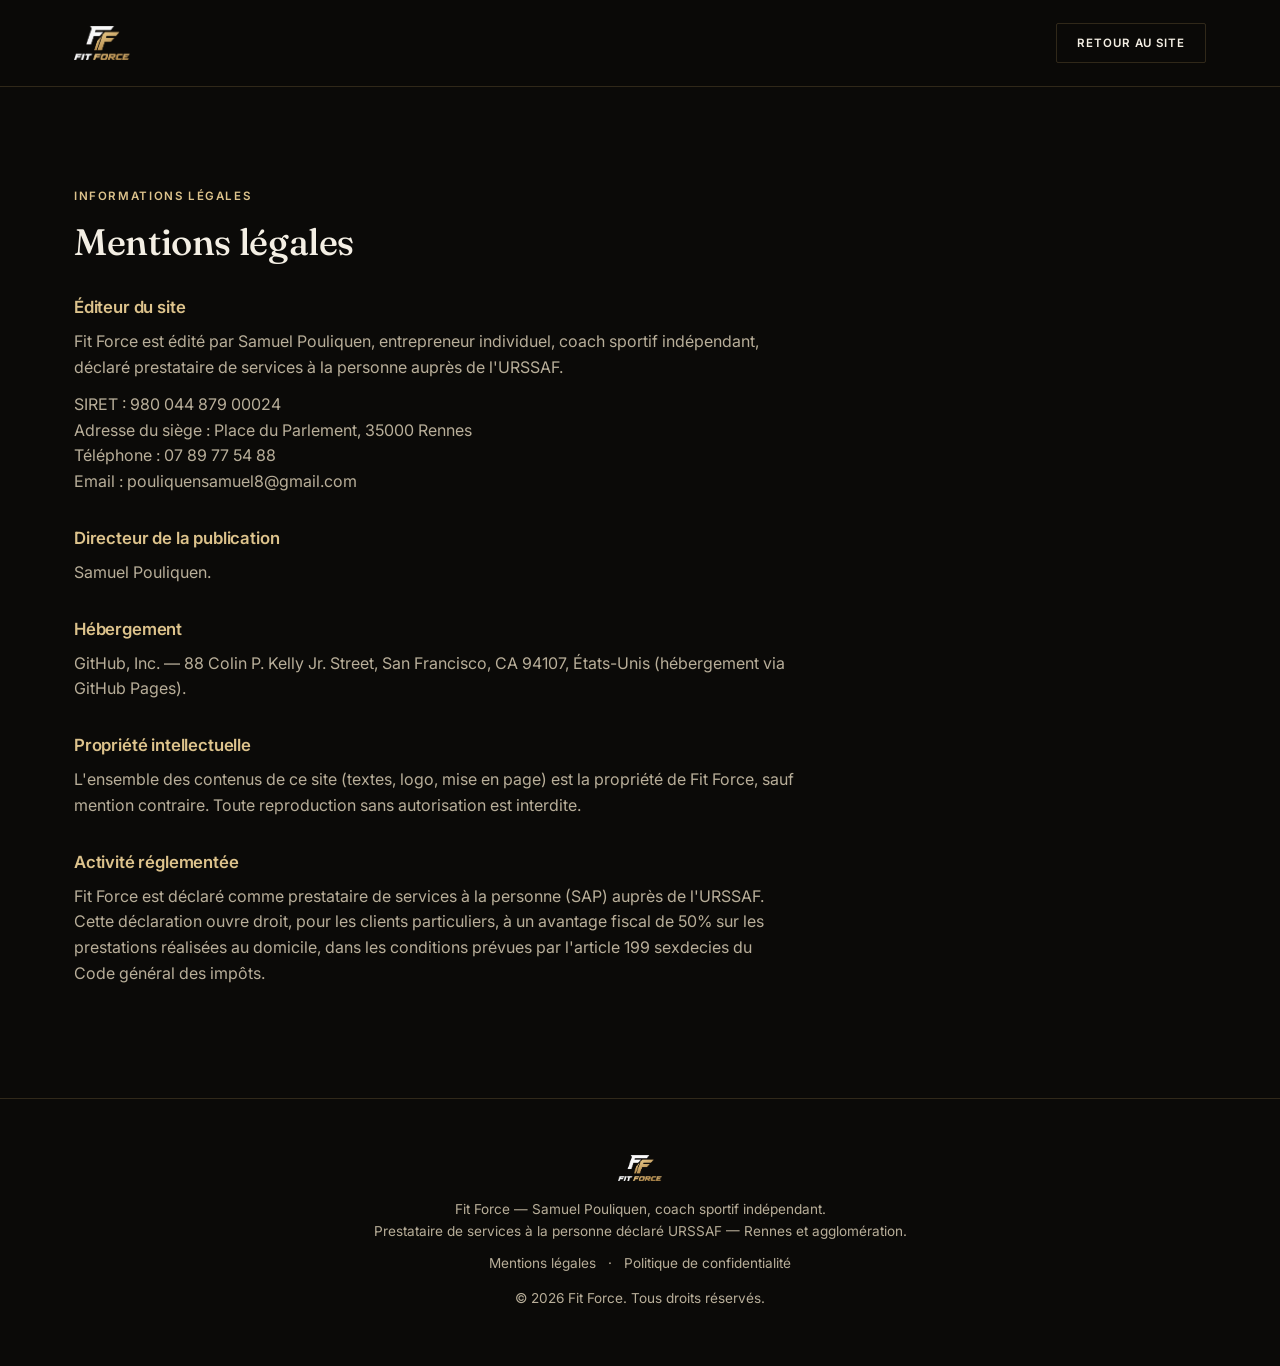
<file: mentions-legales.html>
<!DOCTYPE html>
<html lang="fr">
<head>
<meta charset="UTF-8">
<meta name="viewport" content="width=device-width, initial-scale=1.0">
<title>Mentions légales — Fit Force</title>
<meta name="description" content="Mentions légales de Fit Force, coaching sportif à domicile à Rennes.">
<meta name="robots" content="noindex">
<link href="https://fonts.googleapis.com/css2?family=Fraunces:ital,wght@0,400;0,500;0,600;1,500;1,600&family=Inter:wght@400;500;600;700&display=swap" rel="stylesheet">
<link rel="stylesheet" href="css/style.css">
</head>
<body>

<header class="site-header">
  <div class="container header-inner">
    <a href="index.html" class="brand">
      <img src="assets/logo.png" alt="Fit Force" class="brand-logo">
    </a>
    <a href="index.html" class="btn btn-outline btn-small header-cta" style="margin-left:auto;">Retour au site</a>
  </div>
</header>

<main>
  <section class="section legal-content">
    <div class="container">
      <span class="section-tag">Informations légales</span>
      <h2>Mentions légales</h2>

      <h3>Éditeur du site</h3>
      <p>
        Fit Force est édité par Samuel Pouliquen, entrepreneur individuel, coach sportif
        indépendant, déclaré prestataire de services à la personne auprès de l'URSSAF.
      </p>
      <p>
        SIRET : 980 044 879 00024<br>
        Adresse du siège : Place du Parlement, 35000 Rennes<br>
        Téléphone : 07 89 77 54 88<br>
        Email : pouliquensamuel8@gmail.com
      </p>

      <h3>Directeur de la publication</h3>
      <p>Samuel Pouliquen.</p>

      <h3>Hébergement</h3>
      <p>
        GitHub, Inc. — 88 Colin P. Kelly Jr. Street, San Francisco, CA 94107, États-Unis
        (hébergement via GitHub Pages).
      </p>

      <h3>Propriété intellectuelle</h3>
      <p>
        L'ensemble des contenus de ce site (textes, logo, mise en page) est la propriété de
        Fit Force, sauf mention contraire. Toute reproduction sans autorisation est interdite.
      </p>

      <h3>Activité réglementée</h3>
      <p>
        Fit Force est déclaré comme prestataire de services à la personne (SAP) auprès de
        l'URSSAF. Cette déclaration ouvre droit, pour les clients particuliers, à un avantage
        fiscal de 50% sur les prestations réalisées au domicile, dans les conditions prévues par
        l'article 199 sexdecies du Code général des impôts.
      </p>
    </div>
  </section>
</main>

<footer class="site-footer">
  <div class="container footer-inner">
    <img src="assets/logo.png" alt="Fit Force" class="footer-logo">
    <p>Fit Force — Samuel Pouliquen, coach sportif indépendant.<br>
       Prestataire de services à la personne déclaré URSSAF — Rennes et agglomération.</p>
    <p class="footer-links">
      <a href="mentions-legales.html">Mentions légales</a>
      <span aria-hidden="true">·</span>
      <a href="confidentialite.html">Politique de confidentialité</a>
    </p>
    <p class="footer-copy">&copy; <span id="year"></span> Fit Force. Tous droits réservés.</p>
  </div>
</footer>

<script src="js/script.js"></script>
</body>
</html>
</file>
<file: css/style.css>
:root {
  --black: #0b0a08;
  --black-2: #121110;
  --panel: #16140f;
  --panel-2: #1b1811;
  --gold-1: #9c7c3f;
  --gold-2: #ddc38c;
  --gold-solid: #c9a463;
  --gold-grad: var(--gold-solid);
  --white: #f4efe4;
  --gray: #b8ae99;
  --gray-dim: #8a8170;
  --border: rgba(201, 164, 99, 0.2);
  --card-line: rgba(255, 255, 255, 0.06);
  --header-bg: rgba(11, 10, 8, 0.85);
  --radius: 2px;
  --maxw: 1180px;
  --ff-heading: "Fraunces", serif;
  --ff-body: "Inter", sans-serif;
}

* { box-sizing: border-box; margin: 0; padding: 0; }

html { scroll-behavior: smooth; }

body {
  background: var(--black);
  color: var(--white);
  font-family: var(--ff-body);
  line-height: 1.6;
  -webkit-font-smoothing: antialiased;
}

img { max-width: 100%; display: block; }

.container {
  max-width: var(--maxw);
  margin: 0 auto;
  padding: 0 24px;
}

h1, h2, h3 {
  font-family: var(--ff-heading);
  font-weight: 500;
  letter-spacing: -0.01em;
  line-height: 1.15;
}

a { color: inherit; text-decoration: none; }

.icon {
  width: 1.4em;
  height: 1.4em;
  fill: none;
  stroke: currentColor;
  stroke-width: 1.6;
  stroke-linecap: round;
  stroke-linejoin: round;
  flex-shrink: 0;
}

/* Buttons */
.btn {
  display: inline-flex;
  align-items: center;
  justify-content: center;
  padding: 15px 30px;
  border-radius: var(--radius);
  font-family: var(--ff-body);
  font-weight: 600;
  text-transform: uppercase;
  letter-spacing: 0.08em;
  font-size: 0.8rem;
  border: 1px solid transparent;
  cursor: pointer;
  transition: transform 0.15s ease, box-shadow 0.15s ease, opacity 0.15s ease;
}
.btn-gold {
  background: var(--gold-solid);
  color: #171104;
}
.btn-gold:hover { transform: translateY(-2px); box-shadow: 0 10px 26px rgba(156, 124, 63, 0.3); }
.btn-outline {
  background: transparent;
  border-color: var(--border);
  color: var(--white);
}
.btn-outline:hover { border-color: var(--gold-2); color: var(--gold-2); transform: translateY(-2px); }
.btn-block { width: 100%; }
.btn-small { padding: 10px 20px; font-size: 0.72rem; }

/* Header */
.site-header {
  position: sticky;
  top: 0;
  z-index: 50;
  background: var(--header-bg);
  backdrop-filter: blur(10px);
  border-bottom: 1px solid var(--border);
}
.header-inner {
  display: flex;
  align-items: center;
  gap: 24px;
  height: 86px;
}
.brand-logo { height: 34px; width: auto; display: block; }
.main-nav {
  display: flex;
  gap: 32px;
  margin-left: auto;
}
.main-nav a {
  font-size: 0.85rem;
  letter-spacing: 0.02em;
  color: var(--gray);
  transition: color 0.15s ease;
}
.main-nav a:hover { color: var(--gold-2); }
.header-cta { margin-left: 12px; }
.nav-toggle {
  display: none;
  flex-direction: column;
  gap: 5px;
  background: none;
  border: none;
  cursor: pointer;
  padding: 6px;
}
.nav-toggle span {
  width: 22px;
  height: 2px;
  background: var(--white);
}

/* Hero */
.hero { padding: 100px 0 90px; }
.hero-inner {
  display: grid;
  grid-template-columns: 1.15fr 0.85fr;
  gap: 70px;
  align-items: center;
}
.hero-copy { text-align: left; }
.eyebrow {
  display: inline-block;
  font-family: var(--ff-body);
  font-size: 0.72rem;
  letter-spacing: 0.14em;
  text-transform: uppercase;
  font-weight: 600;
  color: var(--gold-2);
  margin-bottom: 22px;
}
.hero h1 {
  font-size: clamp(2.4rem, 4.6vw, 3.6rem);
  margin-bottom: 24px;
}
.hero h1 em {
  font-style: italic;
  color: var(--gold-2);
  font-weight: 500;
}
.hero-text {
  color: var(--gray);
  font-size: 1.05rem;
  max-width: 460px;
  margin-bottom: 36px;
}
.hero-actions {
  display: flex;
  gap: 16px;
  flex-wrap: wrap;
}
.hero-stat {
  border: 1px solid var(--border);
  padding: 48px 40px;
  display: flex;
  flex-direction: column;
  justify-content: center;
  min-height: 260px;
}
.hero-stat .eyebrow { margin-bottom: 18px; }
.hero-stat-row {
  display: flex;
  align-items: baseline;
  gap: 16px;
}
.hero-stat-number {
  font-family: var(--ff-heading);
  font-size: 3.6rem;
  color: var(--gold-2);
  line-height: 1;
}
.hero-stat-text {
  font-size: 0.88rem;
  color: var(--gray);
  max-width: 220px;
  line-height: 1.5;
}

/* Trust strip */
.trust-strip {
  border-top: 1px solid var(--border);
  border-bottom: 1px solid var(--border);
  display: flex;
  align-items: center;
  justify-content: center;
  flex-wrap: wrap;
  gap: 18px;
  padding: 22px 24px;
  font-size: 0.72rem;
  letter-spacing: 0.08em;
  text-transform: uppercase;
  color: var(--gray-dim);
  text-align: center;
}
.trust-strip .sep { color: var(--border); }
.trust-strip .stars { color: var(--gold-2); }

/* Sections */
.section { padding: 100px 0; }
.section-alt { background: var(--black-2); }
.section-tag {
  display: block;
  color: var(--gold-2);
  font-family: var(--ff-body);
  font-size: 0.72rem;
  letter-spacing: 0.14em;
  text-transform: uppercase;
  font-weight: 600;
  margin-bottom: 16px;
}
.section h2 {
  font-size: clamp(1.7rem, 3vw, 2.3rem);
  margin-bottom: 20px;
}
.section-intro {
  color: var(--gray);
  max-width: 640px;
  margin-bottom: 50px;
}

/* Services (editorial list) */
.services-list {
  display: flex;
  flex-direction: column;
  margin-top: 50px;
}
.services-list hr {
  height: 1px;
  background: var(--border);
  border: none;
}
.service-row {
  display: grid;
  grid-template-columns: 56px 1fr 1.6fr;
  gap: 28px;
  align-items: baseline;
  padding: 28px 0;
}
.service-row .num {
  font-family: var(--ff-heading);
  font-style: italic;
  color: var(--gray-dim);
  font-size: 0.95rem;
}
.service-row .title { font-size: 1.05rem; }
.service-row .desc { color: var(--gray); font-size: 0.9rem; }

/* Pricing */
.pricing-grid {
  display: grid;
  grid-template-columns: repeat(auto-fit, minmax(280px, 1fr));
  gap: 1px;
  background: var(--border);
  border: 1px solid var(--border);
}
.price-card {
  position: relative;
  background: var(--black);
  padding: 44px 34px;
  display: flex;
  flex-direction: column;
}
.price-card-featured {
  background: var(--gold-solid);
  color: #171104;
}
.price-card h3 {
  font-size: 1.4rem;
  margin-bottom: 6px;
}
.price-card-featured h3 { color: #171104; }
.price-position {
  font-family: var(--ff-body);
  color: var(--gold-2);
  font-size: 0.72rem;
  text-transform: uppercase;
  letter-spacing: 0.1em;
  font-weight: 600;
  margin-bottom: 22px;
}
.price-card-featured .price-position { color: rgba(23, 17, 4, 0.6); }
.price-flag {
  display: inline-block;
  background: #171104;
  color: var(--gold-2);
  font-family: var(--ff-body);
  font-size: 0.68rem;
  font-weight: 600;
  letter-spacing: 0.08em;
  text-transform: uppercase;
  padding: 5px 14px;
  border-radius: var(--radius);
  margin-bottom: 18px;
}
.price-amount {
  font-family: var(--ff-heading);
  font-size: 2.6rem;
  margin-bottom: 8px;
}
.price-amount span {
  font-size: 0.95rem;
  color: var(--gray);
  font-family: var(--ff-body);
}
.price-card-featured .price-amount span { color: rgba(23, 17, 4, 0.6); }
.price-features {
  list-style: none;
  margin: 18px 0 28px;
  flex-grow: 1;
}
.price-features li {
  padding: 9px 0;
  border-bottom: 1px solid var(--card-line);
  font-size: 0.88rem;
  color: var(--white);
}
.price-card-featured .price-features li {
  border-bottom-color: rgba(23, 17, 4, 0.14);
  color: rgba(23, 17, 4, 0.85);
}
.price-features li:first-child { padding-top: 0; }
.price-features li.muted { color: var(--gray-dim); }
.price-card-featured .price-features li.muted { color: rgba(23, 17, 4, 0.5); }
.price-credit {
  font-size: 0.78rem;
  color: var(--gold-2);
  margin-bottom: 18px;
}
.price-card-featured .price-credit { color: rgba(23, 17, 4, 0.7); }
.price-note {
  font-size: 0.75rem;
  color: var(--gray-dim);
  margin-bottom: 20px;
}
.price-card-featured .price-note { color: rgba(23, 17, 4, 0.55); }
.price-card-featured .btn-gold {
  background: #171104;
  color: var(--gold-2);
}

/* Zone map */
.zone-grid {
  display: grid;
  grid-template-columns: 0.85fr 1.15fr;
  gap: 70px;
  align-items: center;
}
.zone-grid p { color: var(--gray); margin: 20px 0 28px; max-width: 440px; }
.zone-map {
  position: relative;
  border: 1px solid var(--border);
  aspect-ratio: 4/3;
  overflow: hidden;
  background: #0a0b06 url("../assets/zone-map.jpg") center / cover no-repeat;
}
.zone-svg { position: absolute; inset: 0; width: 100%; height: 100%; display: block; }
.zone-line { stroke: var(--gold-2); stroke-opacity: 0.4; stroke-width: 1.2; fill: none; }
.zone-pin-dot { fill: var(--gold-2); }
.zone-pin-glow { fill: var(--gold-2); opacity: 0.22; }
.zone-pin-label {
  fill: var(--white);
  font-family: var(--ff-body);
  font-size: 10.5px;
  font-weight: 600;
  letter-spacing: 0.04em;
  text-transform: uppercase;
}
.zone-pin-main .zone-pin-dot { fill: var(--gold-2); }
.zone-pin-main .zone-pin-glow { opacity: 0.4; }
.zone-city-main {
  fill: var(--white);
  font-family: var(--ff-body);
  font-size: 20px;
  font-weight: 700;
  letter-spacing: 0.06em;
}
.zone-city-sub {
  fill: var(--gray);
  font-family: var(--ff-body);
  font-size: 10px;
  font-weight: 600;
  letter-spacing: 0.1em;
}
.zone-other-label {
  fill: var(--gray);
  font-family: var(--ff-heading);
  font-style: italic;
  font-size: 13px;
}
.zone-scale {
  position: absolute;
  left: 20px;
  bottom: 16px;
  font-size: 0.68rem;
  letter-spacing: 0.1em;
  color: var(--gray-dim);
}

/* Reveal on scroll */
.reveal {
  opacity: 0;
  transform: translateY(18px);
  transition: opacity 0.6s ease, transform 0.6s ease;
}
.reveal.in-view { opacity: 1; transform: translateY(0); }

/* About */
.about-grid {
  display: grid;
  grid-template-columns: 0.8fr 1.2fr;
  gap: 80px;
  align-items: center;
}
.about-img {
  width: 100%;
  aspect-ratio: 4/5;
  object-fit: cover;
  border: 1px solid var(--border);
}
.about-quote {
  font-family: var(--ff-heading);
  font-style: italic;
  font-weight: 500;
  font-size: 1.5rem;
  color: var(--gold-2);
  line-height: 1.35;
  max-width: 480px;
  margin-bottom: 26px;
}
.about-text { color: var(--gray); margin-bottom: 18px; max-width: 520px; font-size: 0.94rem; }

/* Steps (comment ça marche) */
.steps-grid {
  display: grid;
  grid-template-columns: repeat(auto-fit, minmax(220px, 1fr));
  margin-top: 50px;
}
.step-card {
  padding: 0 36px;
  border-left: 1px solid var(--border);
}
.step-card:first-child { border-left: none; padding-left: 0; }
.step-number {
  display: block;
  font-family: var(--ff-heading);
  font-style: italic;
  font-size: 2.4rem;
  color: var(--gold-2);
  margin-bottom: 18px;
}
.step-card h3 { font-size: 1.05rem; margin-bottom: 10px; font-family: var(--ff-body); font-weight: 600; }
.step-card p { color: var(--gray); font-size: 0.88rem; }

/* Reviews */
.reviews-grid {
  display: grid;
  grid-template-columns: repeat(auto-fit, minmax(260px, 1fr));
  gap: 40px;
  margin-top: 50px;
}
.review-card { border-bottom: 1px solid var(--border); padding-bottom: 28px; }
.review-mark {
  font-family: var(--ff-heading);
  font-size: 2.6rem;
  color: var(--gold-2);
  line-height: 1;
  margin-bottom: 12px;
}
.review-stars { display: none; }
.review-quote { color: var(--gray); font-size: 0.88rem; line-height: 1.7; margin-bottom: 16px; }
.review-author {
  font-family: var(--ff-body);
  font-size: 0.72rem;
  letter-spacing: 0.06em;
  text-transform: uppercase;
  color: var(--gray-dim);
}

/* Rendez-vous */
.rdv-grid {
  display: grid;
  grid-template-columns: 0.85fr 1.15fr;
  gap: 70px;
  align-items: start;
}
.contact-list { display: flex; flex-direction: column; margin-top: 32px; }
.contact-list hr { height: 1px; background: var(--border); border: none; }
.contact-row {
  display: flex;
  align-items: center;
  gap: 14px;
  padding: 16px 0;
  font-size: 0.9rem;
  color: var(--white);
  transition: color 0.15s ease;
}
.contact-row:hover { color: var(--gold-2); }
.contact-row .icon { color: var(--gold-2); width: 1.1em; height: 1.1em; }

.calendly-wrap {
  border: 1px solid var(--border);
  background: var(--panel);
}
.calendly-placeholder {
  min-height: 300px;
  display: flex;
  flex-direction: column;
  align-items: center;
  justify-content: center;
  gap: 18px;
  padding: 40px;
  text-align: center;
  color: var(--gray);
}

/* Cookie banner */
.cookie-banner {
  position: fixed;
  left: 20px;
  right: 20px;
  bottom: 20px;
  z-index: 100;
  max-width: 640px;
  margin: 0 auto;
  background: var(--panel);
  border: 1px solid var(--border);
  padding: 22px 24px;
  box-shadow: 0 12px 40px rgba(0, 0, 0, 0.4);
}
.cookie-banner p { color: var(--gray); font-size: 0.85rem; margin-bottom: 16px; }
.cookie-banner a { color: var(--gold-2); text-decoration: underline; }
.cookie-banner-actions { display: flex; gap: 12px; justify-content: flex-end; }

/* FAQ */
.faq-list {
  margin-top: 50px;
  display: flex;
  flex-direction: column;
  max-width: 780px;
}
.faq-list hr { height: 1px; background: var(--border); border: none; }
.faq-item { padding: 0; }
.faq-item summary {
  cursor: pointer;
  padding: 24px 0;
  font-family: var(--ff-heading);
  font-size: 1.05rem;
  list-style: none;
  display: flex;
  justify-content: space-between;
  align-items: center;
  gap: 16px;
}
.faq-item summary::-webkit-details-marker { display: none; }
.faq-item summary::after {
  content: "+";
  font-family: var(--ff-body);
  font-size: 1.2rem;
  color: var(--gold-2);
  flex-shrink: 0;
  transition: transform 0.2s ease;
}
.faq-item[open] summary::after { transform: rotate(45deg); }
.faq-item p { color: var(--gray); font-size: 0.9rem; padding-bottom: 24px; max-width: 640px; }

/* 404 */
.not-found { padding: 140px 0; text-align: center; }
.not-found .container { max-width: 640px; }
.not-found-links {
  display: flex;
  gap: 16px;
  justify-content: center;
  flex-wrap: wrap;
  margin-top: 30px;
}

/* Legal pages */
.legal-content h2 { margin-bottom: 30px; }
.legal-content h3 {
  font-size: 1.05rem;
  margin: 34px 0 12px;
  color: var(--gold-2);
  font-family: var(--ff-body);
  font-weight: 600;
}
.legal-content p {
  color: var(--gray);
  max-width: 720px;
  margin-bottom: 12px;
}

/* Footer links */
.footer-links {
  margin-top: 10px;
  font-size: 0.78rem;
  color: var(--gray-dim);
}
.footer-links a,
.footer-link-btn {
  color: var(--gray);
  text-decoration: none;
}
.footer-links a:hover,
.footer-link-btn:hover { color: var(--gold-2); }
.footer-link-btn {
  background: none;
  border: none;
  font-family: var(--ff-body);
  font-size: inherit;
  cursor: pointer;
  padding: 0;
}
.footer-links span { margin: 0 8px; }

/* Footer */
.site-footer {
  border-top: 1px solid var(--border);
  padding: 56px 0;
  text-align: center;
}
.footer-logo { height: 26px; margin: 0 auto 18px; }
.footer-inner p { color: var(--gray); font-size: 0.85rem; }
.footer-copy { margin-top: 14px; color: var(--gray-dim); font-size: 0.78rem; }

/* Responsive */
@media (max-width: 900px) {
  .hero-inner { grid-template-columns: 1fr; }
  .hero-copy { text-align: left; }
  .zone-grid { grid-template-columns: 1fr; }
  .about-grid { grid-template-columns: 1fr; }
  .rdv-grid { grid-template-columns: 1fr; }
  .service-row { grid-template-columns: 40px 1fr; }
  .service-row .desc { grid-column: 2; }
  .steps-grid { grid-template-columns: 1fr; gap: 36px; }
  .step-card { border-left: none; padding-left: 0; padding-top: 28px; border-top: 1px solid var(--border); }
  .step-card:first-child { border-top: none; padding-top: 0; }
}

/* Mobile sticky CTA bar */
.mobile-cta {
  display: none;
  position: fixed;
  left: 0;
  right: 0;
  bottom: 0;
  z-index: 90;
  gap: 10px;
  padding: 12px 16px;
  padding-bottom: calc(12px + env(safe-area-inset-bottom, 0px));
  background: var(--header-bg);
  backdrop-filter: blur(10px);
  border-top: 1px solid var(--border);
}
.mobile-cta .icon { width: 1.1em; height: 1.1em; }

@media (max-width: 760px) {
  .main-nav {
    position: fixed;
    top: 86px;
    left: 0;
    right: 0;
    background: var(--black);
    border-bottom: 1px solid var(--border);
    flex-direction: column;
    padding: 20px 24px;
    gap: 18px;
    transform: translateY(-130%);
    transition: transform 0.2s ease;
  }
  .main-nav.open { transform: translateY(0); }
  .header-cta { display: none; }
  .nav-toggle { display: flex; }
  .mobile-cta { display: flex; }
  body { padding-bottom: 72px; }
  .cookie-banner { bottom: calc(72px + env(safe-area-inset-bottom, 0px) + 10px); }
}
</file>
